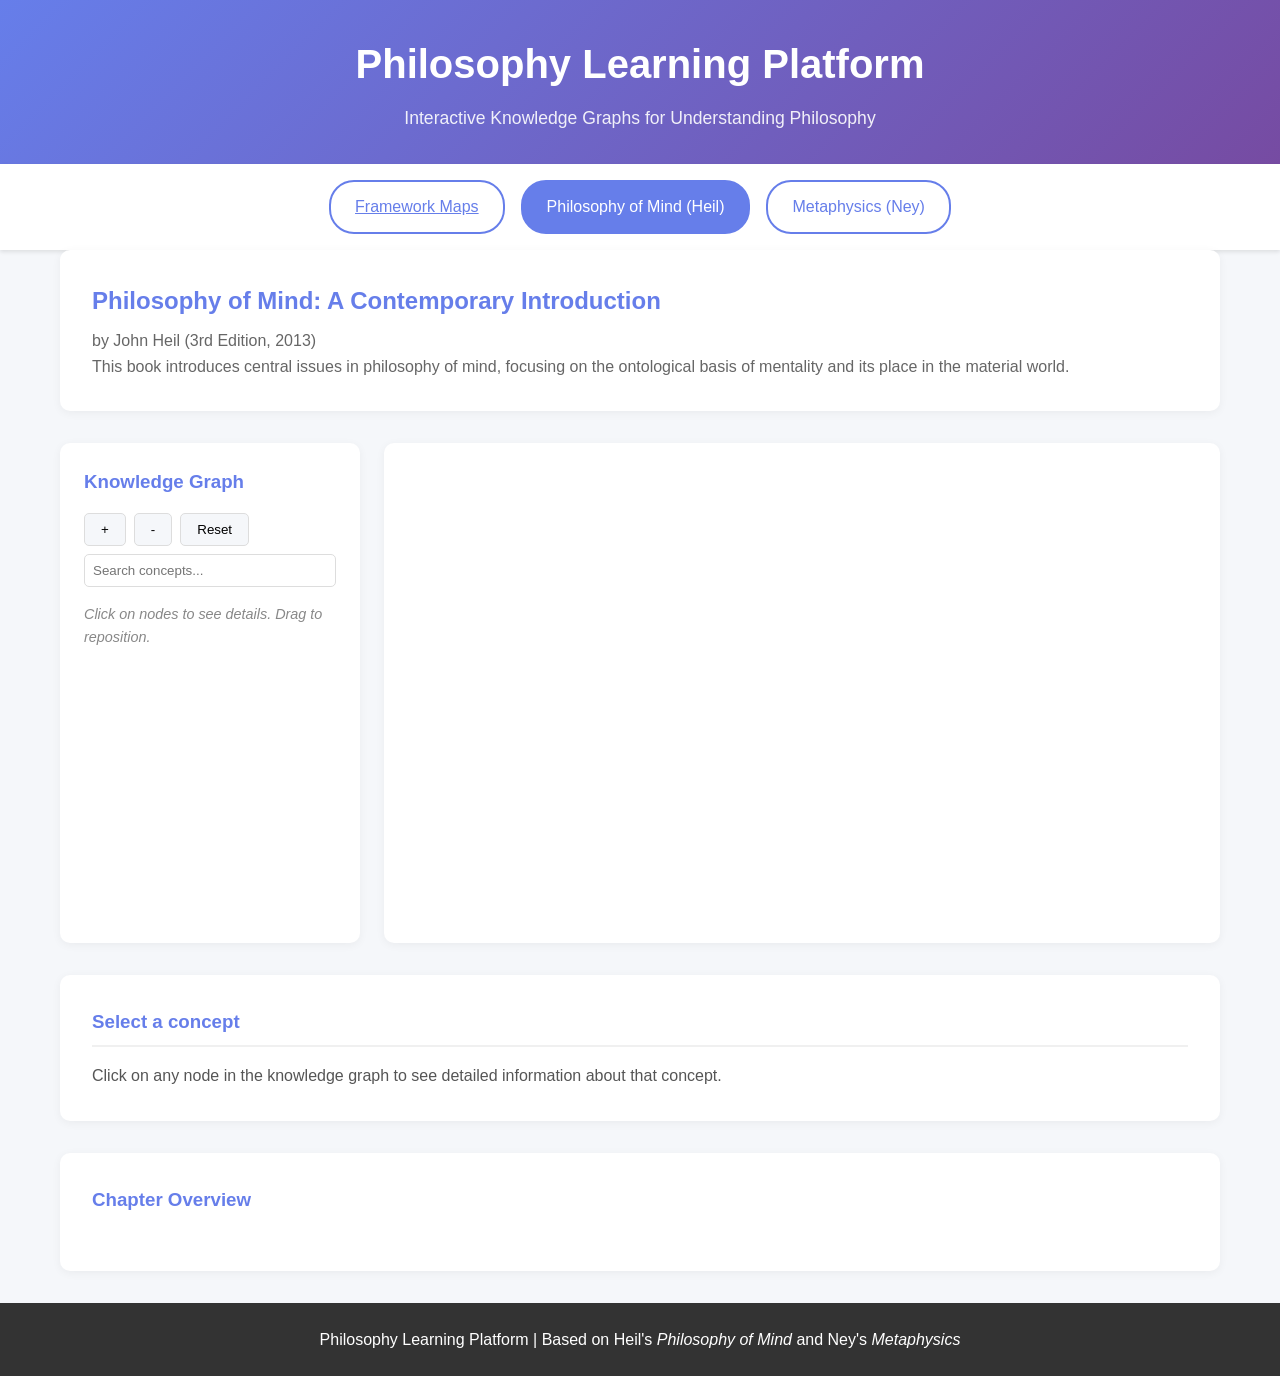
<file: index.html>
<!DOCTYPE html>
<html lang="en">
<head>
    <meta charset="UTF-8">
    <meta name="viewport" content="width=device-width, initial-scale=1.0">
    <title>Philosophy Learning Platform</title>
    <link rel="stylesheet" href="css/styles.css">
    <script src="https://d3js.org/d3.v7.min.js"></script>
</head>
<body>
    <header>
        <div class="container">
            <h1>Philosophy Learning Platform</h1>
            <p class="subtitle">Interactive Knowledge Graphs for Understanding Philosophy</p>
        </div>
    </header>

    <nav class="book-selector">
        <a href="framework.html" class="book-btn">Framework Maps</a>
        <button class="book-btn active" data-book="mind">Philosophy of Mind (Heil)</button>
        <button class="book-btn" data-book="metaphysics">Metaphysics (Ney)</button>
    </nav>

    <main class="container">
        <section class="overview" id="overview">
            <h2 id="book-title">Philosophy of Mind: A Contemporary Introduction</h2>
            <p id="book-author">by John Heil (3rd Edition, 2013)</p>
            <p id="book-description">This book introduces central issues in philosophy of mind, focusing on the ontological basis of mentality and its place in the material world.</p>
        </section>

        <section class="graph-section">
            <div class="graph-controls">
                <h3>Knowledge Graph</h3>
                <div class="controls">
                    <button id="zoom-in" title="Zoom In">+</button>
                    <button id="zoom-out" title="Zoom Out">-</button>
                    <button id="reset" title="Reset View">Reset</button>
                    <input type="text" id="search" placeholder="Search concepts...">
                </div>
                <p class="hint">Click on nodes to see details. Drag to reposition.</p>
            </div>
            <div id="graph-container"></div>
        </section>

        <section class="details-panel" id="details-panel">
            <h3 id="detail-title">Select a concept</h3>
            <div id="detail-content">
                <p>Click on any node in the knowledge graph to see detailed information about that concept.</p>
            </div>
        </section>

        <section class="chapters-section" id="chapters-section">
            <h3>Chapter Overview</h3>
            <div id="chapters-list"></div>
        </section>
    </main>

    <footer>
        <div class="container">
            <p>Philosophy Learning Platform | Based on Heil's <em>Philosophy of Mind</em> and Ney's <em>Metaphysics</em></p>
        </div>
    </footer>

    <script src="js/data.js"></script>
    <script src="js/graph.js"></script>
    <script src="js/app.js"></script>
</body>
</html>
</file>
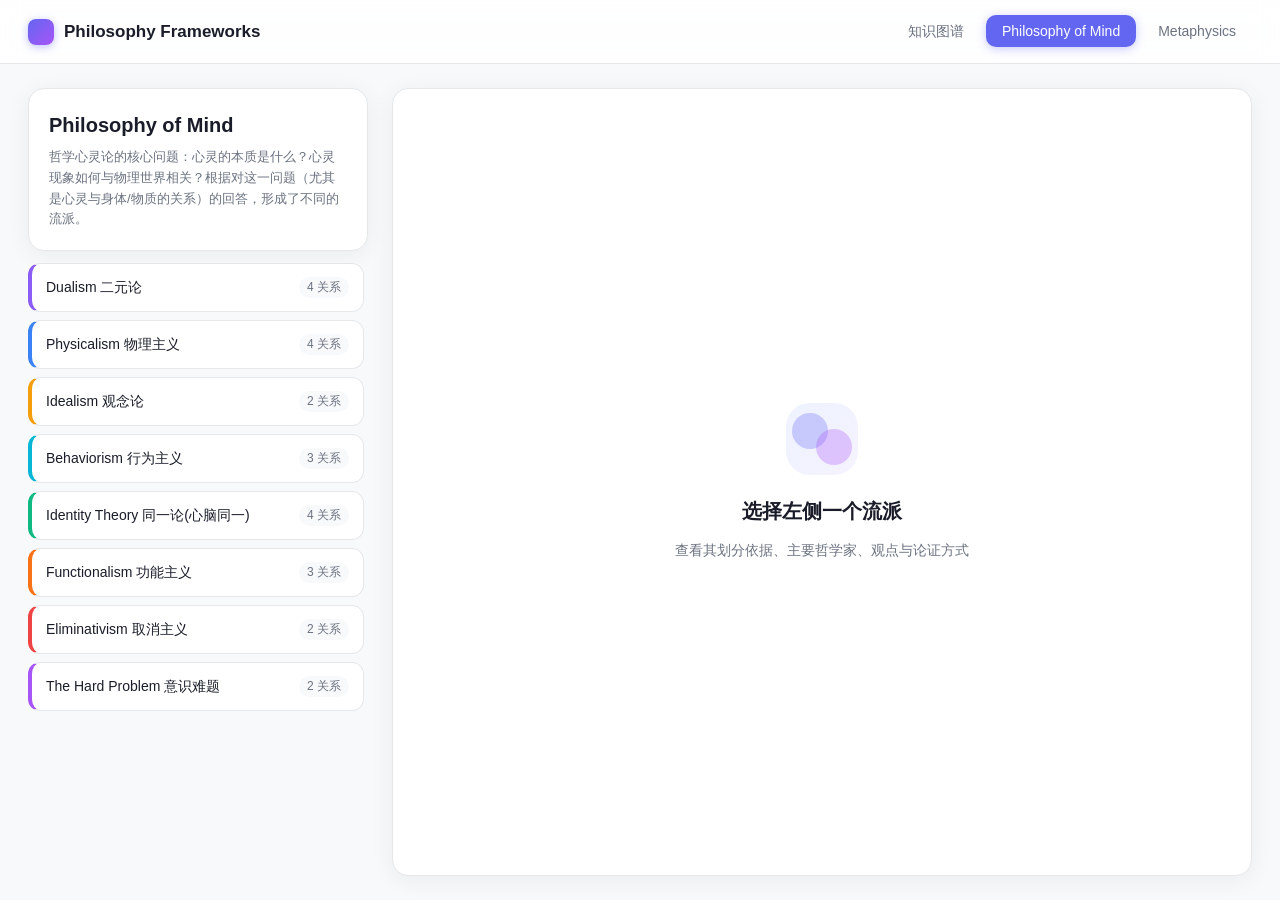
<file: framework.html>
<!DOCTYPE html>
<html lang="zh-CN">
<head>
    <meta charset="UTF-8">
    <meta name="viewport" content="width=device-width, initial-scale=1.0">
    <title>哲学流派框架 | Philosophy Framework Explorer</title>
    <link rel="stylesheet" href="css/framework.css">
</head>
<body>
    <div class="app">
        <!-- 顶部导航 -->
        <header class="topbar">
            <div class="brand">
                <span class="brand-mark"></span>
                <span class="brand-text">Philosophy Frameworks</span>
            </div>
            <nav class="topnav">
                <a href="index.html" class="nav-link">知识图谱</a>
                <button class="nav-link active" data-disc="mind">Philosophy of Mind</button>
                <button class="nav-link" data-disc="metaphysics">Metaphysics</button>
            </nav>
        </header>

        <!-- 主区 -->
        <main class="layout">
            <!-- 左侧：流派列表 -->
            <aside class="sidebar" id="sidebar">
                <div class="sidebar-head">
                    <h2 id="disc-title">Philosophy of Mind</h2>
                    <p id="disc-intro">简介摘要</p>
                </div>
                <div class="school-list" id="school-list"></div>
            </aside>

            <!-- 右侧：详情面板 -->
            <section class="content" id="content">
                <div class="empty-state" id="empty-state">
                    <div class="empty-icon"></div>
                    <h2>选择左侧一个流派</h2>
                    <p>查看其划分依据、主要哲学家、观点与论证方式</p>
                </div>

                <div class="detail" id="detail" hidden>
                    <div class="detail-header">
                        <span class="school-badge" id="d-badge"></span>
                        <h1 id="d-name"></h1>
                    </div>

                    <div class="card">
                        <div class="card-title">划分依据</div>
                        <p class="card-body" id="d-base"></p>
                    </div>

                    <div class="card">
                        <div class="card-title">主要哲学家</div>
                        <ul class="philosopher-list" id="d-philosophers"></ul>
                    </div>

                    <div class="card">
                        <div class="card-title">核心观点</div>
                        <p class="card-body" id="d-view"></p>
                    </div>

                    <div class="card">
                        <div class="card-title">论证方式</div>
                        <div class="argument-list" id="d-arguments"></div>
                    </div>

                    <div class="card relations-card">
                        <div class="card-title">与其他流派的关系</div>
                        <div class="relations" id="d-relations"></div>
                    </div>
                </div>
            </section>
        </main>
    </div>

    <script src="js/framework-data.js"></script>
    <script src="js/framework-explorer.js"></script>
</body>
</html>
</file>
<file: css/styles.css>
* {
    margin: 0;
    padding: 0;
    box-sizing: border-box;
}

body {
    font-family: -apple-system, BlinkMacSystemFont, 'Segoe UI', Roboto, Oxygen, Ubuntu, Cantarell, sans-serif;
    line-height: 1.6;
    color: #333;
    background-color: #f5f7fa;
}

.container {
    max-width: 1200px;
    margin: 0 auto;
    padding: 0 20px;
}

header {
    background: linear-gradient(135deg, #667eea 0%, #764ba2 100%);
    color: white;
    padding: 2rem 0;
    text-align: center;
}

header h1 {
    font-size: 2.5rem;
    margin-bottom: 0.5rem;
}

header .subtitle {
    font-size: 1.1rem;
    opacity: 0.9;
}

.book-selector {
    background: white;
    padding: 1rem;
    display: flex;
    justify-content: center;
    gap: 1rem;
    box-shadow: 0 2px 4px rgba(0,0,0,0.1);
}

.book-btn {
    padding: 0.75rem 1.5rem;
    border: 2px solid #667eea;
    background: white;
    color: #667eea;
    border-radius: 25px;
    cursor: pointer;
    font-size: 1rem;
    transition: all 0.3s ease;
}

.book-btn:hover {
    background: #667eea;
    color: white;
}

.book-btn.active {
    background: #667eea;
    color: white;
}

main {
    padding: 2rem 0;
}

.overview {
    background: white;
    padding: 2rem;
    border-radius: 10px;
    box-shadow: 0 2px 10px rgba(0,0,0,0.05);
    margin-bottom: 2rem;
}

.overview h2 {
    color: #667eea;
    margin-bottom: 0.5rem;
}

.overview p {
    color: #666;
}

.graph-section {
    display: grid;
    grid-template-columns: 300px 1fr;
    gap: 1.5rem;
    margin-bottom: 2rem;
}

.graph-controls {
    background: white;
    padding: 1.5rem;
    border-radius: 10px;
    box-shadow: 0 2px 10px rgba(0,0,0,0.05);
}

.graph-controls h3 {
    color: #667eea;
    margin-bottom: 1rem;
}

.controls {
    display: flex;
    flex-wrap: wrap;
    gap: 0.5rem;
    margin-bottom: 1rem;
}

.controls button {
    padding: 0.5rem 1rem;
    border: 1px solid #ddd;
    background: #f5f7fa;
    border-radius: 5px;
    cursor: pointer;
    transition: all 0.3s ease;
}

.controls button:hover {
    background: #667eea;
    color: white;
    border-color: #667eea;
}

.controls input {
    flex: 1;
    min-width: 150px;
    padding: 0.5rem;
    border: 1px solid #ddd;
    border-radius: 5px;
}

.hint {
    font-size: 0.9rem;
    color: #888;
    font-style: italic;
}

#graph-container {
    background: white;
    border-radius: 10px;
    box-shadow: 0 2px 10px rgba(0,0,0,0.05);
    min-height: 500px;
    overflow: hidden;
}

#graph-container svg {
    width: 100%;
    height: 100%;
}

.details-panel {
    background: white;
    padding: 2rem;
    border-radius: 10px;
    box-shadow: 0 2px 10px rgba(0,0,0,0.05);
    margin-bottom: 2rem;
}

.details-panel h3 {
    color: #667eea;
    margin-bottom: 1rem;
    padding-bottom: 0.5rem;
    border-bottom: 2px solid #f0f0f0;
}

#detail-content {
    color: #555;
}

#detail-content h4 {
    color: #333;
    margin: 1rem 0 0.5rem;
}

#detail-content ul {
    margin-left: 1.5rem;
    margin-bottom: 1rem;
}

.chapters-section {
    background: white;
    padding: 2rem;
    border-radius: 10px;
    box-shadow: 0 2px 10px rgba(0,0,0,0.05);
}

.chapters-section h3 {
    color: #667eea;
    margin-bottom: 1.5rem;
}

.chapter-card {
    border: 1px solid #eee;
    border-radius: 8px;
    padding: 1rem;
    margin-bottom: 1rem;
    cursor: pointer;
    transition: all 0.3s ease;
}

.chapter-card:hover {
    border-color: #667eea;
    box-shadow: 0 2px 8px rgba(102, 126, 234, 0.2);
}

.chapter-card h4 {
    color: #333;
    margin-bottom: 0.5rem;
}

.chapter-card p {
    color: #666;
    font-size: 0.95rem;
}

footer {
    background: #333;
    color: white;
    text-align: center;
    padding: 1.5rem 0;
    margin-top: 2rem;
}

@media (max-width: 900px) {
    .graph-section {
        grid-template-columns: 1fr;
    }
    
    header h1 {
        font-size: 2rem;
    }
}

.node {
    cursor: pointer;
}

.node circle {
    stroke-width: 2px;
    transition: all 0.3s ease;
}

.node:hover circle {
    stroke-width: 4px;
}

.node text {
    font-size: 12px;
    pointer-events: none;
}

.link {
    stroke: #999;
    stroke-opacity: 0.6;
}

.highlight {
    stroke: #ff6b6b !important;
    stroke-width: 4px !important;
}

.dimmed {
    opacity: 0.2;
}
</file>
<file: css/framework.css>
:root {
    --bg: #f8f9fb;
    --surface: #ffffff;
    --text: #1a1d29;
    --text-soft: #6b7280;
    --primary: #6366f1;
    --primary-soft: #eef2ff;
    --agree: #10b981;
    --agree-bg: #ecfdf5;
    --oppose: #ef4444;
    --oppose-bg: #fef2f2;
    --neutral: #94a3b8;
    --border: #e5e7eb;
    --radius: 16px;
    --shadow: 0 4px 24px rgba(0,0,0,0.06);
    --shadow-lg: 0 12px 40px rgba(0,0,0,0.1);
}

* { margin: 0; padding: 0; box-sizing: border-box; }

/* 确保 hidden 属性始终生效，即使元素有作者定义的 display 样式 */
[hidden] { display: none !important; }

body {
    font-family: -apple-system, BlinkMacSystemFont, "Segoe UI", "PingFang SC", "Microsoft YaHei", Roboto, sans-serif;
    background: var(--bg);
    color: var(--text);
    font-size: 15px;
    line-height: 1.6;
}

.app { min-height: 100vh; display: flex; flex-direction: column; }

/* 顶部导航 */
.topbar {
    display: flex;
    align-items: center;
    justify-content: space-between;
    padding: 0 28px;
    height: 64px;
    background: rgba(255,255,255,0.85);
    backdrop-filter: blur(12px);
    border-bottom: 1px solid var(--border);
    position: sticky;
    top: 0;
    z-index: 50;
}

.brand { display: flex; align-items: center; gap: 10px; font-weight: 700; font-size: 17px; }

.brand-mark {
    width: 26px; height: 26px;
    background: linear-gradient(135deg, #6366f1, #a855f7);
    border-radius: 8px;
    box-shadow: 0 2px 8px rgba(99,102,241,0.4);
}

.topnav { display: flex; gap: 6px; align-items: center; }

.nav-link {
    border: none;
    background: transparent;
    padding: 8px 16px;
    border-radius: 10px;
    font-size: 14px;
    color: var(--text-soft);
    cursor: pointer;
    text-decoration: none;
    transition: all 0.2s;
    font-weight: 500;
}

.nav-link:hover { background: var(--primary-soft); color: var(--primary); }

.nav-link.active {
    background: var(--primary);
    color: white;
    box-shadow: 0 2px 10px rgba(99,102,241,0.35);
}

/* 布局 */
.layout {
    display: grid;
    grid-template-columns: 340px 1fr;
    gap: 24px;
    padding: 24px 28px;
    flex: 1;
    max-width: 1440px;
    width: 100%;
    margin: 0 auto;
}

/* 左侧边栏 */
.sidebar {
    display: flex;
    flex-direction: column;
    gap: 12px;
    height: calc(100vh - 64px - 48px);
    position: sticky;
    top: 88px;
}

.sidebar-head {
    background: var(--surface);
    border: 1px solid var(--border);
    border-radius: var(--radius);
    padding: 20px;
    box-shadow: var(--shadow);
}

.sidebar-head h2 { font-size: 20px; margin-bottom: 6px; color: var(--text); }
.sidebar-head p { font-size: 13px; color: var(--text-soft); }

.school-list {
    flex: 1;
    overflow-y: auto;
    display: flex;
    flex-direction: column;
    gap: 8px;
    padding-right: 4px;
}

.school-item {
    display: flex;
    align-items: center;
    gap: 12px;
    padding: 13px 14px;
    background: var(--surface);
    border: 1px solid var(--border);
    border-left: 4px solid var(--neutral);
    border-radius: 12px;
    cursor: pointer;
    transition: all 0.2s;
    font-weight: 500;
    font-size: 14px;
    text-align: left;
    color: var(--text);
}

.school-item:hover {
    transform: translateY(-1px);
    box-shadow: var(--shadow);
    border-color: var(--primary);
}

.school-item.active {
    border-left-color: var(--primary);
    background: var(--primary-soft);
    color: var(--primary);
    box-shadow: var(--shadow);
}

.school-count {
    margin-left: auto;
    font-size: 12px;
    color: var(--text-soft);
    background: var(--bg);
    padding: 2px 8px;
    border-radius: 20px;
}

/* 右侧内容 */
.content {
    background: var(--surface);
    border: 1px solid var(--border);
    border-radius: var(--radius);
    box-shadow: var(--shadow);
    min-height: calc(100vh - 64px - 48px);
    position: relative;
    overflow: hidden;
}

.empty-state {
    height: 100%;
    min-height: 500px;
    display: flex;
    flex-direction: column;
    align-items: center;
    justify-content: center;
    gap: 12px;
    color: var(--text-soft);
}

.empty-icon {
    width: 72px; height: 72px;
    border-radius: 24px;
    background: linear-gradient(135deg, #eef2ff, #f5f3ff);
    display: flex;
    align-items: center;
    justify-content: center;
    margin-bottom: 8px;
    position: relative;
}

.empty-icon::before, .empty-icon::after {
    content: "";
    position: absolute;
    width: 36px; height: 36px;
    border-radius: 50%;
    background: rgba(99,102,241,0.3);
}
.empty-icon::before { transform: translate(-12px,-8px); }
.empty-icon::after { transform: translate(12px,8px); background: rgba(168,85,247,0.3); }

.empty-state h2 { color: var(--text); font-size: 20px; }
.empty-state p { font-size: 14px; }

/* 详情 */
.detail { padding: 32px; animation: fadeSlide 0.4s ease; }

@keyframes fadeSlide {
    from { opacity: 0; transform: translateY(10px); }
    to { opacity: 1; transform: translateY(0); }
}

.detail-header {
    display: flex;
    align-items: center;
    gap: 14px;
    margin-bottom: 24px;
}

.school-badge {
    width: 14px; height: 14px;
    border-radius: 50%;
    flex-shrink: 0;
}

.detail-header h1 { font-size: 28px; letter-spacing: -0.02em; }

.card {
    background: var(--bg);
    border: 1px solid var(--border);
    border-radius: 14px;
    padding: 20px 22px;
    margin-bottom: 16px;
}

.card-title {
    font-size: 13px;
    font-weight: 700;
    text-transform: uppercase;
    letter-spacing: 0.08em;
    color: var(--primary);
    margin-bottom: 10px;
}

.card-body { color: var(--text); line-height: 1.7; }

.philosopher-list {
    list-style: none;
    display: flex;
    flex-direction: column;
    gap: 8px;
}

.philosopher-list li {
    display: flex;
    align-items: center;
    gap: 10px;
}

.philosopher-list li::before {
    content: "";
    width: 6px; height: 6px;
    border-radius: 50%;
    background: var(--primary);
    flex-shrink: 0;
}

.argument-list {
    display: flex;
    flex-direction: column;
    gap: 12px;
}

.argument {
    background: var(--surface);
    border: 1px solid var(--border);
    border-radius: 10px;
    padding: 14px 16px;
}

.argument h4 {
    font-size: 14px;
    margin-bottom: 6px;
    color: var(--text);
}

.argument p { font-size: 13.5px; color: var(--text-soft); line-height: 1.6; }

/* 关系 */
.relations { display: flex; flex-direction: column; gap: 10px; }

.relation {
    display: flex;
    align-items: center;
    gap: 12px;
    padding: 12px 14px;
    border-radius: 10px;
    font-size: 14px;
}

.relation .rel-type {
    font-weight: 700;
    font-size: 12px;
    padding: 3px 10px;
    border-radius: 20px;
    flex-shrink: 0;
}

.relation.agree { background: var(--agree-bg); }
.relation.agree .rel-type { background: var(--agree); color: white; }
.relation.oppose { background: var(--oppose-bg); }
.relation.oppose .rel-type { background: var(--oppose); color: white; }

.relation .rel-target { font-weight: 600; flex-shrink: 0; }
.relation .rel-note { color: var(--text-soft); font-size: 13px; }

/* 滚动条 */
.school-list::-webkit-scrollbar { width: 6px; }
.school-list::-webkit-scrollbar-thumb { background: #d1d5db; border-radius: 4px; }
.school-list::-webkit-scrollbar-track { background: transparent; }

@media (max-width: 900px) {
    .layout { grid-template-columns: 1fr; }
    .sidebar { position: static; height: auto; max-height: 40vh; }
}
</file>
